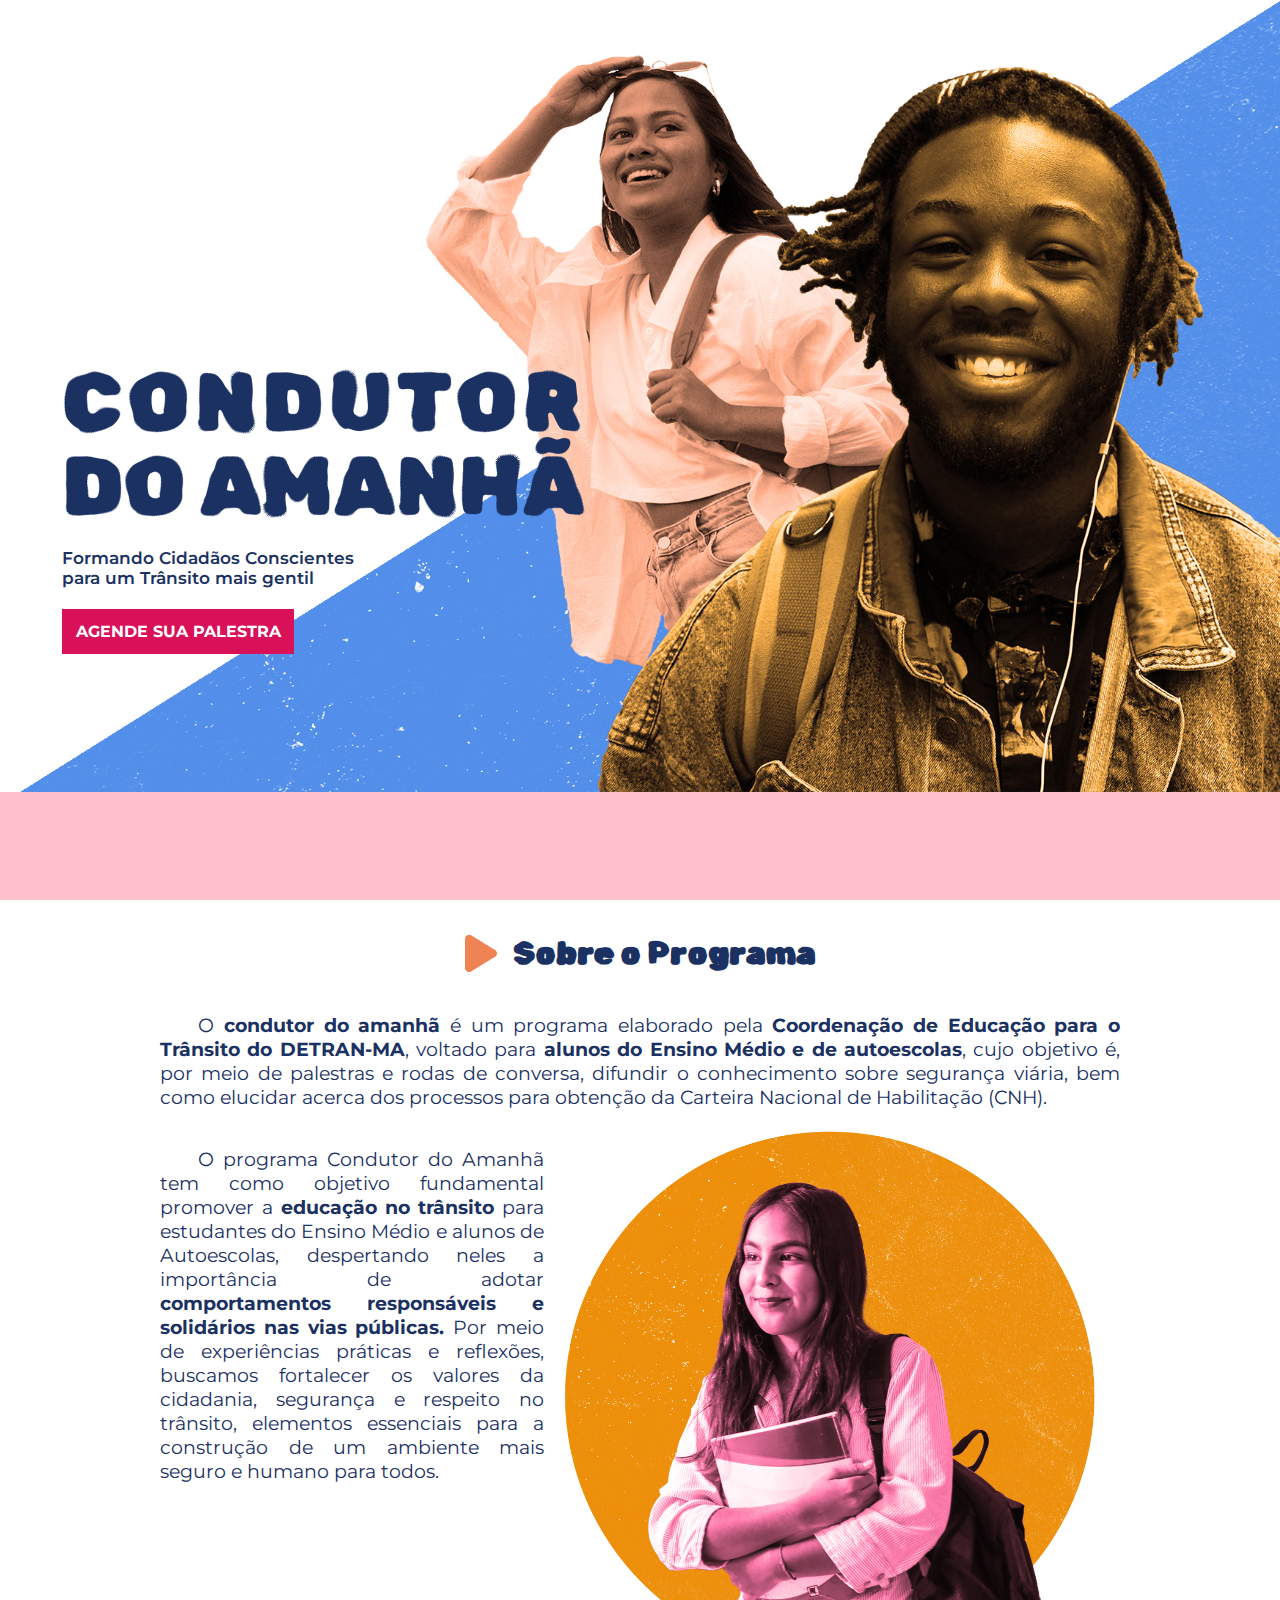
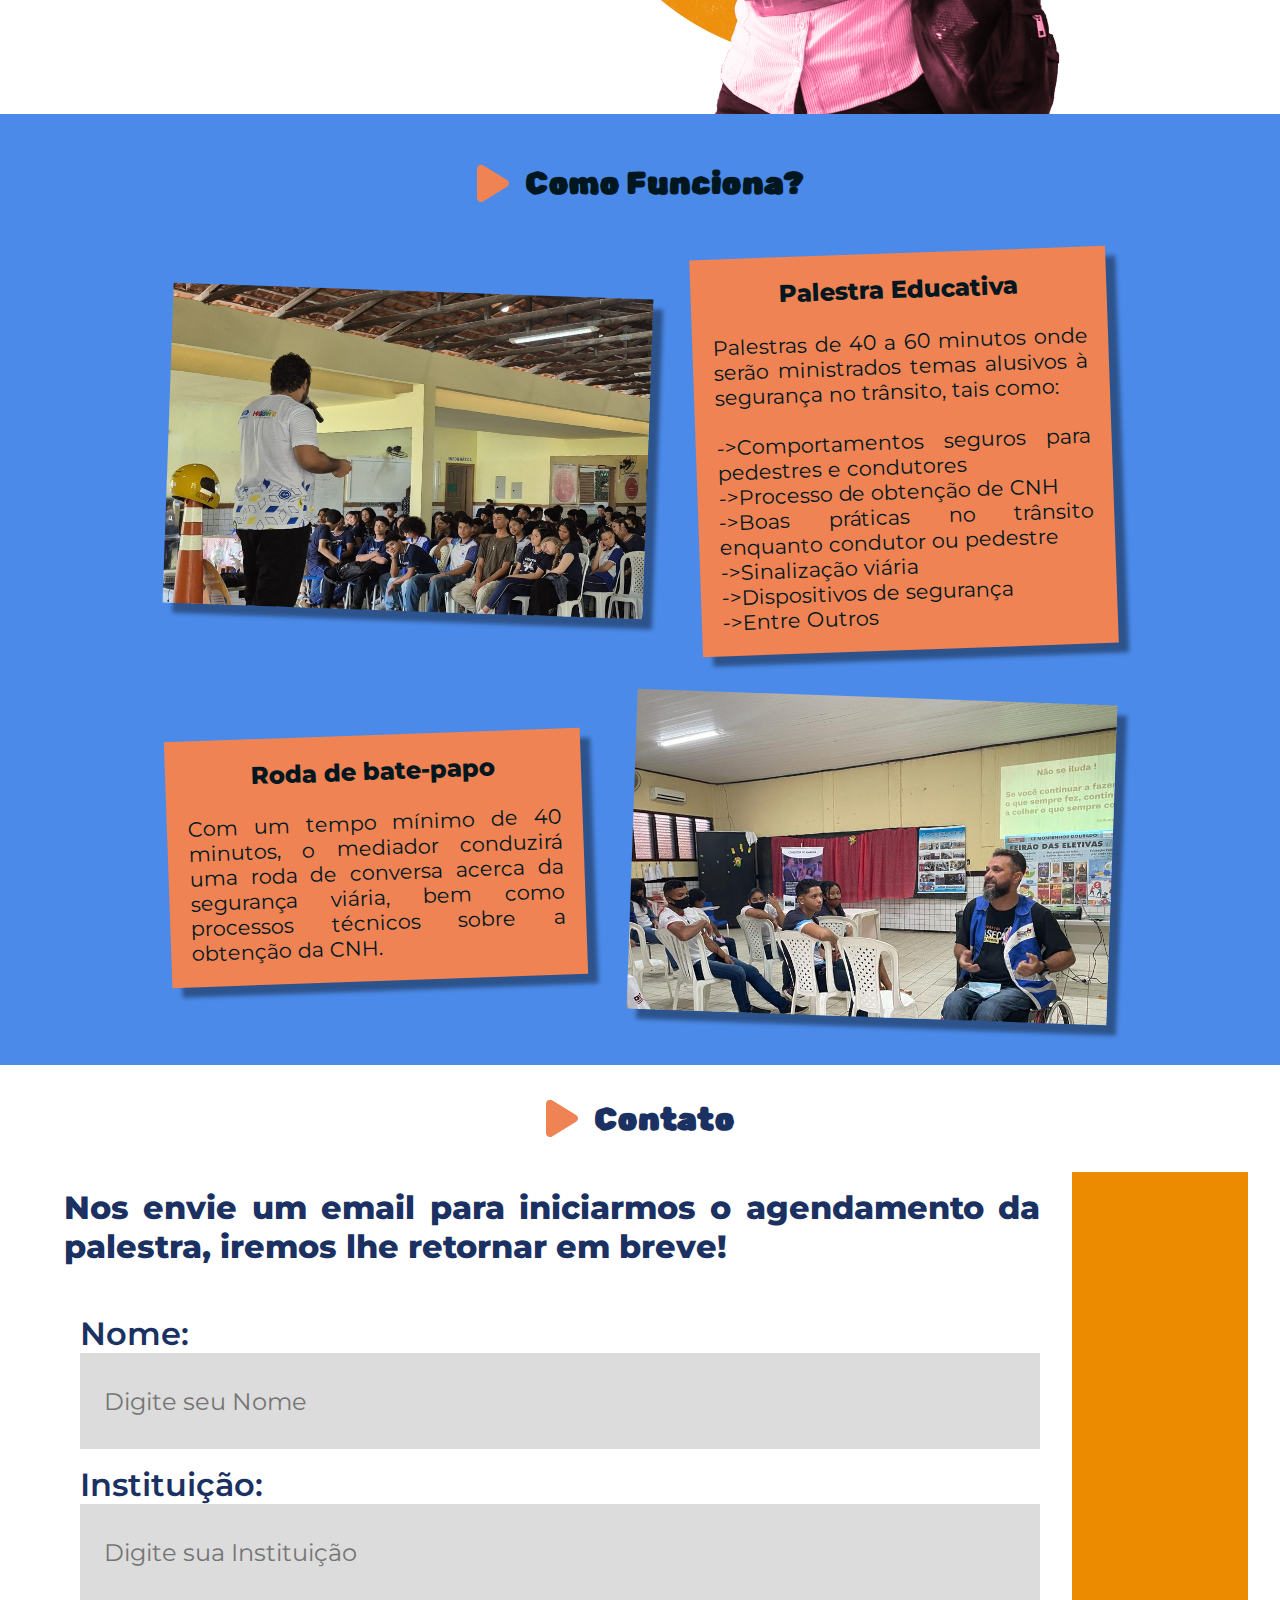
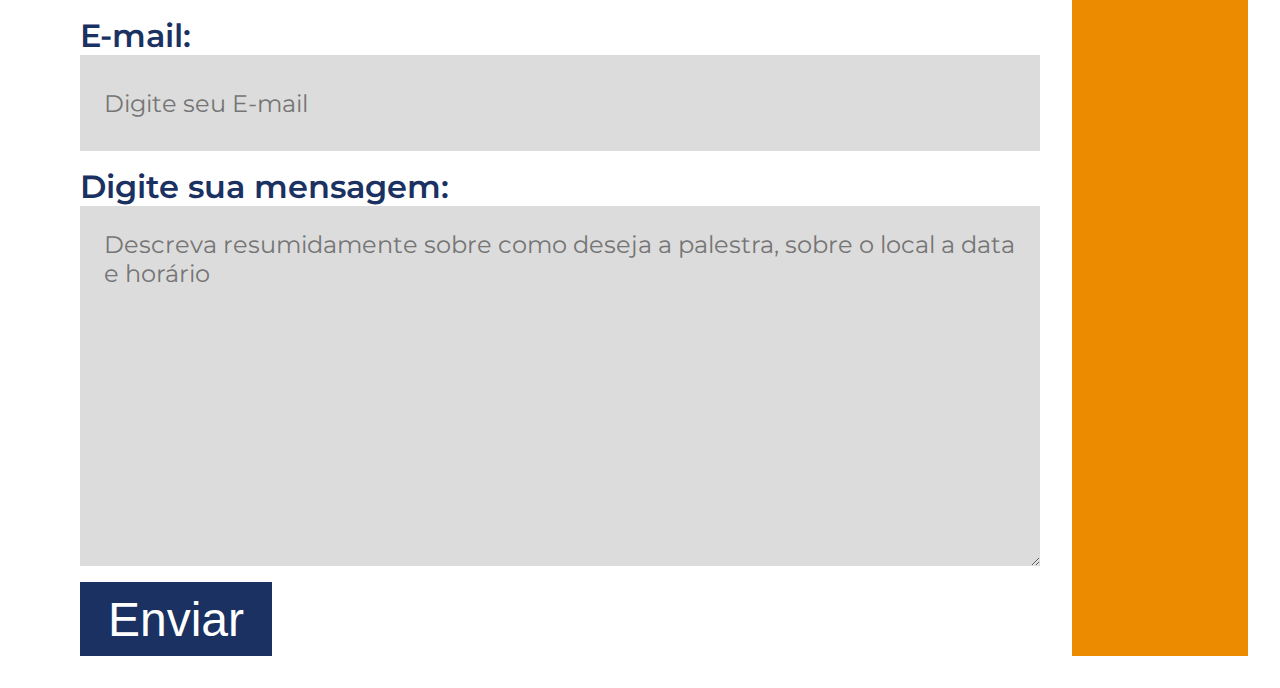
<file: index.html>
<!DOCTYPE html>
<html lang="en">
<head>
    <meta charset="UTF-8">
    <meta name="viewport" content="width=device-width, initial-scale=1.0">
    
    <!--STYLES-->
    <link rel="stylesheet" href="styles/style.css" type="text/css">
    <link rel="stylesheet" href="styles/headings.css" type="text/css">
    <link rel="stylesheet" href="styles/hero.css" type="text/css">
    <link rel="stylesheet" href="styles/sobre.css" type="text/css">
    <link rel="stylesheet" href="styles/comoFunciona.css" type="text/css">
    <link rel="stylesheet" href="styles/contato.css" type="text/css">
    
    <!--favicon aqui FALTA COLOCAR-->
    <title>Condutor do Amanhã - Coordenadoria de Educação para o Trânsito - Detran-MA</title>
</head>

<body>

    <!--HERO-->
    <section id="hero">
         <div id="title-hero">
            <h1 id="condutor" class="headings uppercase">Condutor</h1>
            <h1 id="do-amanha" class="headings uppercase">do Amanhã</h1>
            <h3 id="sub-titulo">Formando Cidadãos Conscientes para um Trânsito mais gentil</h3>
            <button class="cta-button"><a href="#contato">Agende sua palestra</a></button><!--CTA-->
        </div>
    </section>

    <!--Sobre o programa-->
    <section id="sobre">
        <div class="heading-section">
            <svg class="heading-icon" xmlns="http://www.w3.org/2000/svg" viewBox="0 0 384 512"><path fill="#EF8354" d="M73 39c-14.8-9.1-33.4-9.4-48.5-.9S0 62.6 0 80L0 432c0 17.4 9.4 33.4 24.5 41.9s33.7 8.1 48.5-.9L361 297c14.3-8.7 23-24.2 23-41s-8.7-32.2-23-41L73 39z"/></svg>
            <h2>Sobre o Programa</h2>
        </div>
        
        <div id="sobre-primeiro-container">
            <p class="paragraph">O <b>condutor do amanhã</b> é um programa elaborado pela <b>Coordenação de Educação para o Trânsito do DETRAN-MA</b>, voltado para <b>alunos do Ensino Médio e de autoescolas</b>, cujo objetivo é, por meio de palestras e rodas de conversa, difundir o conhecimento sobre segurança viária, bem como elucidar acerca dos processos para obtenção da Carteira Nacional de Habilitação (CNH).</p>
        </div>

        <div id="sobre-segundo-container">
            <div id="sobre-p2">
                <p class="paragraph">O programa Condutor do Amanhã tem como objetivo fundamental promover a <b>educação no trânsito</b> para estudantes do Ensino Médio e alunos de Autoescolas, despertando neles a importância de adotar <b>comportamentos responsáveis e solidários nas vias públicas.</b> Por meio de experiências práticas e reflexões, buscamos fortalecer os valores da cidadania, segurança e respeito no trânsito, elementos essenciais para a construção de um ambiente mais seguro e humano para todos.</p>
            </div>

            <img src="img/menina-sobre.jpg" id="img-sobre" alt="">
        </div>
    </section>

    <!--Como funciona-->
    <section id="como-funciona">
        <div class="heading-section">
            <svg class="heading-icon" xmlns="http://www.w3.org/2000/svg" viewBox="0 0 384 512"><path fill="#EF8354" d="M73 39c-14.8-9.1-33.4-9.4-48.5-.9S0 62.6 0 80L0 432c0 17.4 9.4 33.4 24.5 41.9s33.7 8.1 48.5-.9L361 297c14.3-8.7 23-24.2 23-41s-8.7-32.2-23-41L73 39z"/></svg>
            <h2>Como Funciona?</h2>
        </div>

        <div class="box-modalidades">
            <div id="img-palestra">
                <!-- Imagem pelo CSS -> comoFunciona.css -->
            </div>
            <div class="post-it-style paragraph">
                <h3>Palestra Educativa</h3><br>
                <p>Palestras de 40 a 60 minutos onde serão ministrados temas alusivos à segurança no trânsito, tais como:</p><br>
                <p>->Comportamentos seguros para pedestres e condutores</p>
                <p>->Processo de obtenção de CNH</p>
                <p>->Boas práticas no trânsito enquanto condutor ou pedestre</p>
                <p>->Sinalização viária</p>
                <p>->Dispositivos de segurança</p>
                <p>->Entre Outros</p>
            </div>
        </div>

        <div class="box-modalidades">
            <div class="post-it-style">
                <h3>Roda de bate-papo</h3><br>
                <p class="paragraph">Com um tempo mínimo de 40 minutos, o mediador conduzirá uma roda de conversa acerca da segurança viária, bem como processos técnicos sobre a obtenção da CNH.</p>
            </div>
            <div id="img-bate-papo">
                <!--Imagem pelo CSS -> comoFunciona.css -->
            </div>
        </div>
    </section>

    <!--Contato-->
    <section id="contato">
        
        <div id="contato-header">
            <div class="heading-section">
                <svg class="heading-icon" xmlns="http://www.w3.org/2000/svg" viewBox="0 0 384 512"><path fill="#EF8354" d="M73 39c-14.8-9.1-33.4-9.4-48.5-.9S0 62.6 0 80L0 432c0 17.4 9.4 33.4 24.5 41.9s33.7 8.1 48.5-.9L361 297c14.3-8.7 23-24.2 23-41s-8.7-32.2-23-41L73 39z"/></svg>
                <h2>Contato</h2>
            </div>
        </div>

        <div id="contato-body">
            <form action="">
                <h3>Nos envie um email para iniciarmos o agendamento da palestra, iremos lhe retornar em breve!</h3>

                <div>
                    <label>Nome:</label>
                    <input type="text" class="input-padrao" placeholder="Digite seu Nome">
                </div>

                <div>
                    <label>Instituição:</label>
                    <input type="text" class="input-padrao" placeholder="Digite sua Instituição">
                </div>
                
                <div>
                    <label>E-mail:</label>
                    <input type="email" class="input-padrao" placeholder="Digite seu E-mail">
                </div>
                
                <div>
                    <label>Digite sua mensagem:</label>
                    <textarea id="input-msg" rows="4" cols="50" placeholder="Descreva resumidamente sobre como deseja a palestra, sobre o local a data e horário"></textarea>
                </div>
                
                <div>
                    <button>Enviar</button>
                </div>
            </form>

            <div id="img-form"></div>
        </div>
    </section>


    <!--NÃO ESQUECER DO FOOTER-->
</body>
</html>
</file>
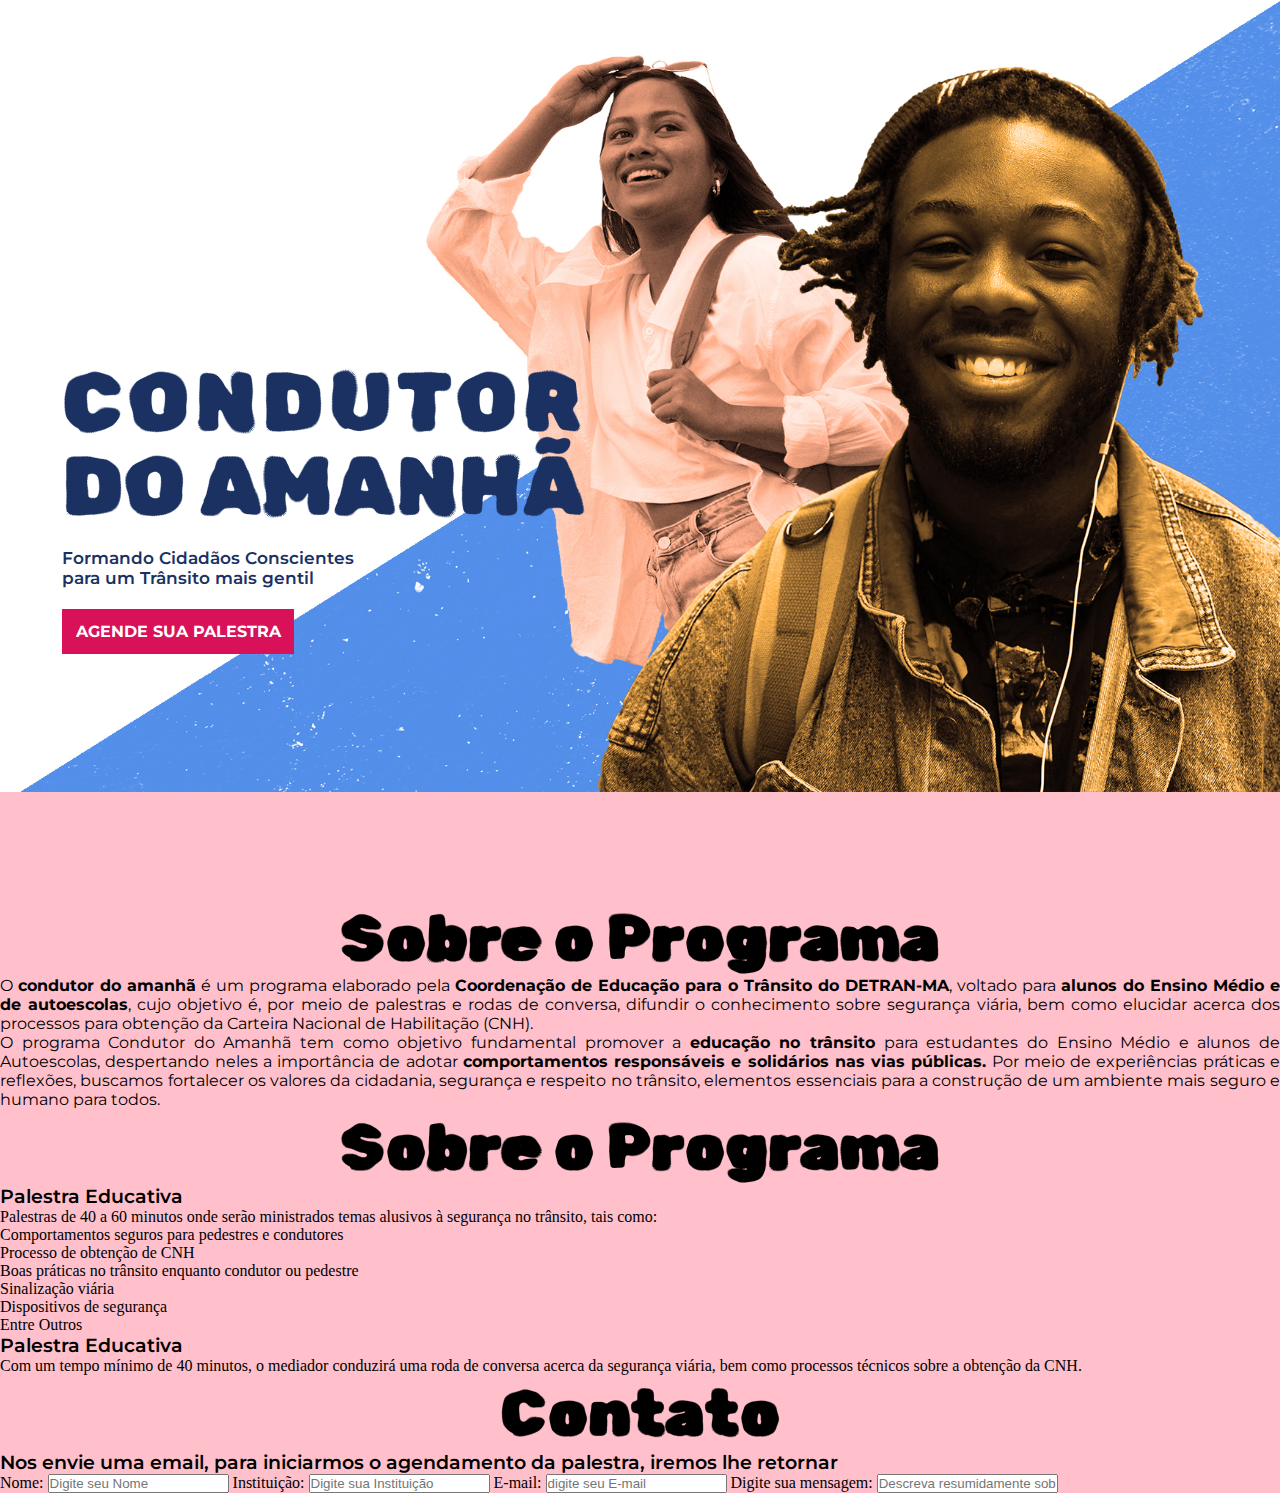
<file: index copy.html>
<!DOCTYPE html>
<html lang="en">
<head>
    <meta charset="UTF-8">
    <meta name="viewport" content="width=device-width, initial-scale=1.0">
    
    <!--STYLES-->
    <link rel="stylesheet" href="styles/style.css" type="text/css">
    <link rel="stylesheet" href="styles/hero.css" type="text/css">
    
    <!--favicon aqui FALTA COLOCAR-->
    <title>Condutor do Amanhã - Coordenadoria de Educação para o Trânsito - Detran-MA</title>
</head>

<body>
    <section id="hero">
         <div id="title-hero">
            <h1 id="condutor" class="headings uppercase">Condutor</h1>
            <h1 id="do-amanha" class="headings uppercase">do Amanhã</h1>
            <h3 id="sub-titulo">Formando Cidadãos Conscientes para um Trânsito mais gentil</h3>
            <button class="cta-button"><a href="#contato">Agende sua palestra</a></button><!--CTA-->
        </div>
    </section>

    <!--Sobre nós-->
    <section id="sobre">
        <div class="heading-section">
            <!--icon de setinha-->
            <h2>Sobre o Programa</h2>
        </div>
        
        <div id="sobre-p1">
            <p class="paragraph">O <b>condutor do amanhã</b> é um programa elaborado pela <b>Coordenação de Educação para o Trânsito do DETRAN-MA</b>, voltado para <b>alunos do Ensino Médio e de autoescolas</b>, cujo objetivo é, por meio de palestras e rodas de conversa, difundir o conhecimento sobre segurança viária, bem como elucidar acerca dos processos para obtenção da Carteira Nacional de Habilitação (CNH).</p>
        </div>

        <div id="sobre-p2">
            <p class="paragraph">O programa Condutor do Amanhã tem como objetivo fundamental promover a <b>educação no trânsito</b> para estudantes do Ensino Médio e alunos de Autoescolas, despertando neles a importância de adotar <b>comportamentos responsáveis e solidários nas vias públicas.</b> Por meio de experiências práticas e reflexões, buscamos fortalecer os valores da cidadania, segurança e respeito no trânsito, elementos essenciais para a construção de um ambiente mais seguro e humano para todos.</p>
    </section>

    <!--Como funciona-->
    <section id="como-funciona">
        <div class="heading-section">
            <!--icon de setinha-->
            <h2>Sobre o Programa</h2>
        </div>

        <div>
            <div></div>

            <div class="post-it-style">
                <h3> Palestra Educativa</h3>
                <p>Palestras de 40 a 60 minutos onde serão ministrados temas alusivos à segurança no trânsito, tais como:</p>
                <ul>
                    <li>Comportamentos seguros para pedestres e condutores</li>
                    <li>Processo de obtenção de CNH</li>
                    <li>Boas práticas no trânsito enquanto condutor ou pedestre</li>
                    <li>Sinalização viária</li>
                    <li>Dispositivos de segurança</li>
                    <li>Entre Outros</li>
                </ul>
            </div>
        </div>

        <div>
            <div class="post-it-style">
                <h3> Palestra Educativa</h3>
                <p>Com um tempo mínimo de 40 minutos, o mediador conduzirá uma roda de conversa acerca da segurança viária, bem como processos técnicos sobre a obtenção da CNH.</p>
            </div>

            <div></div>
        </div>
    </section>

    <!--Galeria implementar depois, aqui pode ser com javascript-->

    <!--Contato-->
    <section id="contato">
        
        <div>
            <div>
                <div class="heading-section">
                    <!--setinha-->
                    <h2>Contato</h2>
                </div>
                <h3>Nos envie uma email, para iniciarmos o agendamento da palestra, iremos lhe retornar</h3>
            </div>
            <form action="">
                <label>Nome:</label>
                <input type="text" placeholder="Digite seu Nome">

                <label>Instituição:</label>
                <input type="text" placeholder="Digite sua Instituição">

                <label>E-mail:</label>
                <input type="email" placeholder="digite seu E-mail">
                
                <label>Digite sua mensagem:</label>
                <input type="text" placeholder="Descreva resumidamente sobre como deseja a palestra, sobre o local a data e horário">
                
            </form>
            <div id="img-form"></div>
        </div>
    </section>
</body>
</html>
</file>
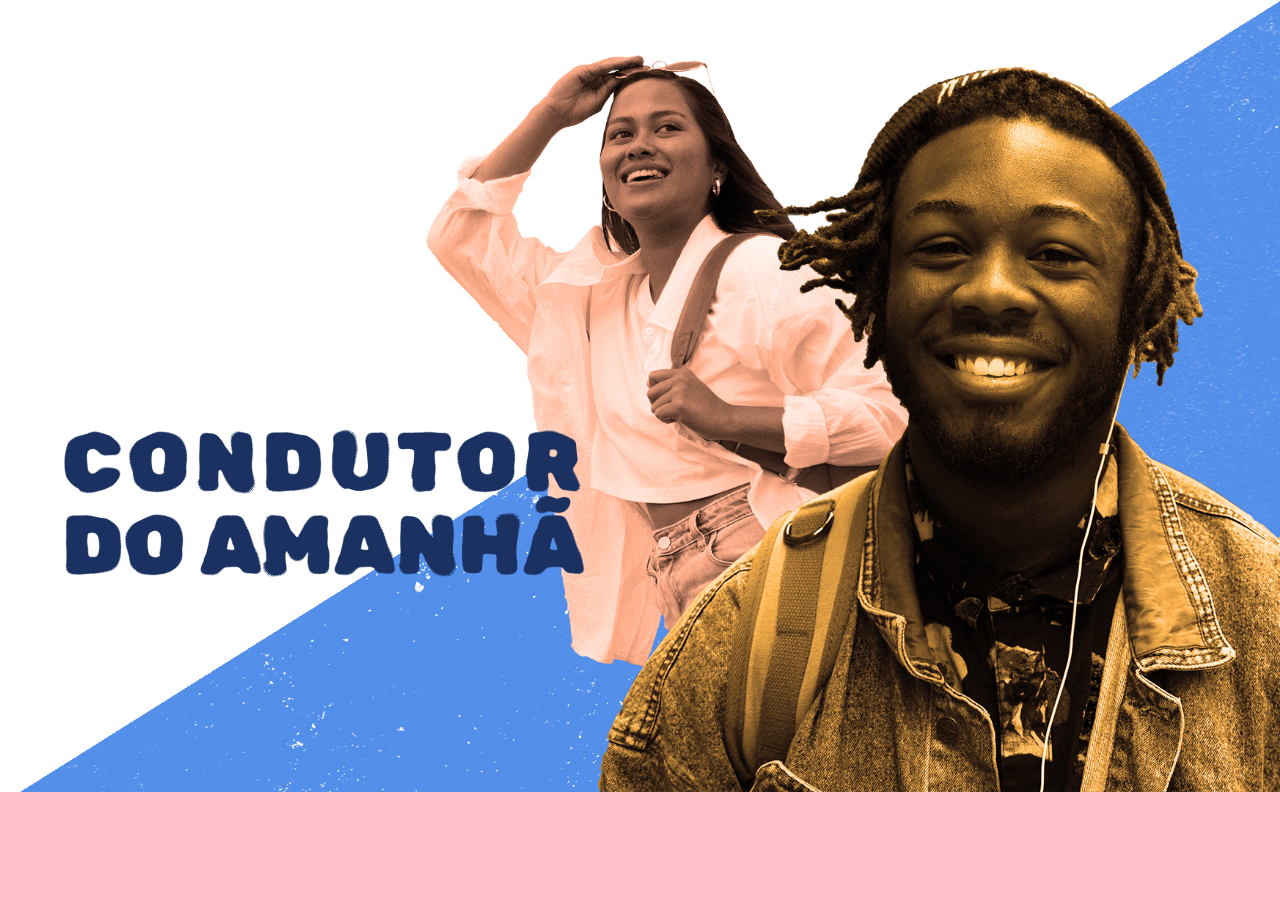
<file: indexOld.html>
<!DOCTYPE html>
<html lang="pt-br">
<head>
    <meta charset="UTF-8">
    <meta name="viewport" content="width=device-width, initial-scale=1.0">
    <!--STYLES-->
    <link rel="stylesheet" href="styles/style.css" type="text/css">
    <link rel="stylesheet" href="styles/hero.css" type="text/css">
    <link rel="stylesheet" href="styles/sobre.css" type="text/css">

    <!--favicon aqui FALTA COLOCAR-->
    <title>Condutor do Amanhã - Coordenadoria de Educação para o Trânsito - Detran-MA</title>
</head>
<body>
    <!--NAV-BAR fazer depois-->
    
    <!--hero-->
    <section id="hero">

        <div id="title-hero">
            <h1 id="titulo" class="headings uppercase">Condutor</h1>
            <h1 id="titulo" class="headings uppercase">do Amanhã</h1>
            <!--<h3 id="sub-titulo">Formando Cidadãos Conscientes para um Trânsito mais gentil</h3>-->
        </div>
        
    </section>

    <!--SOBRE
    <section id="sobre">
        <div id="sobre-title">
            <img src="img/icons/play-orange.svg" class="play-icon" alt=""> <!--acessibilidade aqui
            <h2 class="headings">Sobre o programa</h2>
        </div>

        <div id="sobre-p1">
            <p class="paragraph">O <b>condutor do amanhã</b> é um programa elaborado pela <b>Coordenação de Educação para o Trânsito do DETRAN-MA</b>, voltado para <b>alunos do Ensino Médio e de autoescolas</b>, cujo objetivo é, por meio de palestras e rodas de conversa, difundir o conhecimento sobre segurança viária, bem como elucidar acerca dos processos para obtenção da Carteira Nacional de Habilitação (CNH).</p>
        </div>

        <div id="sobre-p2">
            <p class="paragraph">O programa Condutor do Amanhã tem como objetivo fundamental promover a <b>educação no trânsito</b> para estudantes do Ensino Médio e alunos de Autoescolas, despertando neles a importância de adotar <b>comportamentos responsáveis e solidários nas vias públicas.</b> Por meio de experiências práticas e reflexões, buscamos fortalecer os valores da cidadania, segurança e respeito no trânsito, elementos essenciais para a construção de um ambiente mais seguro e humano para todos.</p>
        
            <img src="img/menina-sobre.jpg" alt=""> <!--acessibilidade aqui
        </div>

    </section>

    <!--form-->
    <!--footer-->
</body>
</html>
</file>
<file: styles/style.css>
@charset "UTF-8";
@import url('https://fonts.googleapis.com/css2?family=Montserrat:ital,wght@0,100..900;1,100..900&family=Rubik+Spray+Paint&display=swap');

*{
    margin:0;
    padding:0;
    box-sizing: border-box;
}

body{
    background-color: pink;
}


/*ROOT PALETA*/
:root{
    --blue:#4B8AE9;
    --dark-blue:#1A3162;
    --orange:#EF8354;
    --magenta:#D81159;
    --mustard: #EC8A00;
    --rich-black: #00171F;
    --white: #FFFFFF;

    /*fins de teste*/
    --primary-test:#1a1ed8;
}

/*ALGUMAS CLASSES*/
.pointer{
    cursor:pointer;
}

.hide{
    display:none;
}
.uppercase{
    text-transform: uppercase;
}

h1,h2{
    font-family: "Rubik Spray Paint", system-ui;
    font-weight: 400;
}

h3{
    font-family: "Montserrat", sans-serif;
    font-weight: 600;
}

.paragraph{
    font-family: "Montserrat", sans-serif;
    font-weight: 400;
    text-align: justify;
}

.paragraph-bold{
    font-family: "Montserrat", sans-serif;
    font-weight: 700;
}

/*design titulos com icone de setinha*/
.heading-section{
    display: flex;
    flex-direction: row;
    justify-content: center;
    align-items: center;

}

.heading-section h2{
    font-size:4em;
}
</file>
<file: styles/headings.css>
/*design titulos com icone de setinha*/
/*cuida apenas da div de titulos das seções*/

.heading-section{
    display: flex;
    flex-direction: row;
    justify-content: center;
    align-items: center;

    gap:1em;

}
.heading-icon{
    width:4em;
}

.heading-section h2{
    font-size:4em;
}

/*RESPONSIVO*/

/*== 2330 px ==*/
@media (max-width:2330px) and (min-width:2101px){
    .heading-icon{
        width:3.5em;
    }

    .heading-section h2{
        font-size:3.5em;
    }
}

/*==  2100 px ==*/
@media (max-width:2100px) and (min-width:1801px){    
    .heading-icon{
        width:3em;
    }

    .heading-section h2{
        font-size:3em;
    }
}

/*==  1800 px ==*/
@media (max-width:1800px) and (min-width:1601px){
    .heading-icon{
        width:2.5em;
    }

    .heading-section h2{
        font-size:2.5em;
    }
}

/*==  1600 px ==*/
@media (max-width:1600px) and (min-width:1301px){
    .heading-icon{
        width:2.3em;
    }

    .heading-section h2{
        font-size:2.3em;
    }
}

/*===1300px ===*/
@media (max-width:1300px) and (min-width:1101px){
    .heading-icon{
        width:2em;
    }

    .heading-section h2{
        font-size:2em;
    }
}

/*===1100px ===*/
@media (max-width:1100px) and (min-width:1001px){
  .heading-icon{
        width:1.7em;
    }

    .heading-section h2{
        font-size:1.7em;
    }
}

/*===1000px ===*/
@media (max-width:1000px) and (min-width:901px){
    .heading-icon{
        width:1.5em;
    }

    .heading-section h2{
        font-size:1.5em;
    }
}

/*===900px ===*/
@media (max-width:900px) and (min-width:781px){
    .heading-icon{
        width:1.3em;
    }

    .heading-section h2{
        font-size:1.3em;
    }
}

/*===780px ===*/
@media (max-width:780px) and (min-width:651px){
    .heading-icon{
        width:1.3em;
    }

    .heading-section h2{
        font-size:1.3em;
    }
}

/*===650px ===*/
@media (max-width:650px) and (min-width:601px){
    .heading-icon{
        width:1.2em;
    }

    .heading-section h2{
        font-size:1.2em;
    }
}

/*===600px ===*/
@media (max-width:600px) and (min-width:501px){
    .heading-icon{
        width:1em;
    }

    .heading-section h2{
        font-size:1em;
    }
}

/*===500px ===*/
@media (max-width:500px) and (min-width:426px){
    .heading-icon{
        width:0.8em;
    }

    .heading-section h2{
        font-size:0.8em;
    }
}

/*===425px ===*/
@media (max-width:425px) and (min-width:376px){
    .heading-icon{
        width:0.8em;
    }

    .heading-section h2{
        font-size:0.8em;
    }
}


/*===375px ===*/
@media (max-width:375px) and (min-width:321px){
    .heading-icon{
        width:0.8em;
    }

    .heading-section h2{
        font-size:0.8em;
    }
}

/*===320px ===*/
@media (max-width:320px){
    .heading-icon{
        width:0.8em;
    }

    .heading-section h2{
        font-size:0.8em;
    }
}
</file>
<file: styles/hero.css>
#hero{   
    background-image: url("../img/hero-temp2.jpg");
    background-size:120%;
    background-repeat: no-repeat;
    background-position: 30% 0%;
    
    width: 100%;
    height: 100vh;

    display: flex;
    flex-direction: row;
    justify-content: start;
    align-items: center;

    overflow-x: hidden;
}

#title-hero{
    margin-left:2em;
    margin-top:3em;
    color:var(--dark-blue);

    font-size:5em;

}

#title-hero h1:first-child{
    letter-spacing: 0.06em;
    line-height: 0.8em;
}

#sub-titulo{
    margin-top:1em;
    margin-bottom: 1em;
    font-size:0.4em;
    width:60%;
    color: var(--dark-blue);
}

/*CTA BUTTON*/
.cta-button{
    width:auto;
    height:auto;

    padding:2em;

    background-color: var(--magenta);
    border: none;
}

.cta-button:hover{
    margin-left:1em;
    transition: 0.7s;
}

.cta-button a{
    font-family: "Montserrat", sans-serif;
    font-weight: 700;

    color: var(--white);

    font-size: 2em;
    text-decoration: none;
    text-transform: uppercase;
}

/*RESPONSIVO*/

/*== 2330 px ==*/
@media (max-width:2330px) and (min-width:2101px){
    
    #hero{
        background-size:120%;
        background-position: 40% 0%;
    }
    #title-hero{
        font-size: 4.5em;
    }
} 

/*==  2100 px ==*/
@media (max-width:2100px) and (min-width:1801px){    
    #hero{
        background-size:130%;
        background-position: 40% 0%;
    }
    #title-hero{
        font-size:4em;
    }
}

/*==  1800 px ==*/
@media (max-width:1800px) and (min-width:1601px){
    #hero{
        background-size:120%;
        background-position: 60% 0%;
    }
    #title-hero{
        margin-left:1.5em;
        font-size:3.5em;
    }

    #sub-titulo{
        margin-top:1em;
        margin-bottom: 1em;
        font-size:0.4em;
        width:60%;
        color: var(--dark-blue);
    }

    .cta-button{
        padding:1.5em;
    }

    .cta-button a{
        font-size: 1.5em;
    }
}


/*==  1600 px ==*/
@media (max-width:1600px) and (min-width:1301px){
    #hero{ 
        background-size:120%;
        background-position: 45% 0%;
    }

    #title-hero{
        margin-left:1.5em;
        font-size:3em;
    }

    #sub-titulo{
        margin-top:0.7em;
        margin-bottom: 0.7em;
        font-size:0.4em;
    }

    .cta-button{
        padding:1em;
    }

    .cta-button a{
        font-size: 1.2em;
    }
}

/*===1300px ===*/
@media (max-width:1300px) and (min-width:1101px){
    #hero{ 
        background-size:110%;
        background-position: 45% 0%;
    }

    #title-hero{
        margin-left:1.5em;
        font-size:2.6em;
    }

    #sub-titulo{
        margin-top:0.7em;
        margin-bottom: 0.7em;
        font-size:0.4em;
    }

    .cta-button{
        padding:1em;
    }

    .cta-button a{
        font-size: 1.2em;
    }
}

/*===1100px ===*/
@media (max-width:1100px) and (min-width:1001px){
    #hero{ 
        background-size:120%;
        background-position: 45% 0%;
    }

    #title-hero{
        margin-left:1.5em;
        font-size:2.4em;
    }

    #sub-titulo{
        margin-top:0.5em;
        margin-bottom: 0.5em;
        font-size:0.4em;
    }

    .cta-button{
        padding:0.7em;
    }

    .cta-button:hover{
        margin-left:0.7em;
    }

    .cta-button a{
        font-size: 1em;
    }
}

/*===1000px ===*/
@media (max-width:1000px) and (min-width:901px){
    #hero{ 
        background-size:130%;
        background-position: 45% 0%;
    }

    #title-hero{
        margin-left:1.5em;
        margin-top:5em;

        font-size:2.2em;   
    }

    #sub-titulo{
        margin-top:0.3em;
        margin-bottom: 0.3em;
        font-size:0.4em;
    }

    .cta-button{
        padding:0.7em;
    }

    .cta-button:hover{
        margin-left:0.7em;
    }

    .cta-button a{
        font-size: 1em;
    }
}

/*===900px ===*/
@media (max-width:900px) and (min-width:781px){
    #hero{ 
        height: 80vh;
        background-size:120%;
        background-position: 30% 0%;
    }

    #title-hero{
        margin-left:1.5em;
        margin-top:4em;

        font-size:2.2em;   
    }

    #sub-titulo{
        margin-top:0.3em;
        margin-bottom: 0.3em;
        font-size:0.4em;
    }

    .cta-button{
        padding:0.7em;
    }

    .cta-button:hover{
        margin-left:0.7em;
    }

    .cta-button a{
        font-size: 1em;
    }
}

/*===780px ===*/
@media (max-width:780px) and (min-width:651px){
    #hero{ 
        /*muda a imagem*/
        background-image: url("../img/tablet-hero.jpg");
        background-size:180%;
        background-position: 80% 0%;
    }

    #title-hero{
        margin-left:1em;
        margin-top:2em;

        font-size:2em;   
    }

    #sub-titulo{
        margin-top:0.3em;
        margin-bottom: 0.3em;
        font-size:0.4em;
    }

    .cta-button{
        padding:0.7em;
    }

    .cta-button:hover{
        margin-left:0.7em;
    }

    .cta-button a{
        font-size: 0.8em;
    }
}

/*===650px ===*/
@media (max-width:650px) and (min-width:601px){
    #hero{ 
        height:90vh;
        /*muda a imagem*/
        background-image: url("../img/tablet-hero.jpg");
        background-size:180%;
        background-position: 80% 0%;
    }

    #title-hero{
        margin-left:1em;
        margin-top:2em;

        font-size:1.8em;   
    }

    #sub-titulo{
        margin-top:0.3em;
        margin-bottom: 0.3em;
        font-size:0.4em;
    }

    .cta-button{
        padding:0.7em;
    }

    .cta-button:hover{
        margin-left:0.7em;
    }

    .cta-button a{
        font-size: 0.8em;
    }
}

/*===600px ===*/
@media (max-width:600px) and (min-width:501px){
    #hero{ 
        height:70vh;
        /*muda a imagem*/
        background-image: url("../img/mobile-hero.jpg");
        background-size:180%;
        background-position: 10% 0%;

        display: flex;
        flex-direction: row;
        justify-content: center;
        align-items: center;
    }

    #title-hero{
        margin:0;


        display: flex;
        flex-direction: column;
        justify-content: center;
        align-items: center;

        font-size:2.8em;
    }

    #sub-titulo{
        margin-top:0.3em;
        margin-bottom: 1em;
        font-size:0.4em;

        width:70%;
    }

    .cta-button{
        padding:0.3em;

        width:200px;
        height: 30px;
    }

    .cta-button:hover{
        margin-left:0.4em;
    }

    .cta-button a{
        font-size:1em;
    }
}

/*===500px ===*/
@media (max-width:500px) and (min-width:426px){
    #hero{ 
        height:70vh;
        /*muda a imagem*/
        background-image: url("../img/mobile-hero.jpg");
        background-size:200%;
        background-position: 10% 0%;

        display: flex;
        flex-direction: row;
        justify-content: center;
        align-items: center;
    }

    #title-hero{
        margin:0;

        display: flex;
        flex-direction: column;
        justify-content: center;
        align-items: center;

        font-size:2.3em;
    }

    #sub-titulo{
        margin-top:0.3em;
        margin-bottom: 1em;
        font-size:0.4em;

        width:70%;
    }

    .cta-button{
        padding:0.3em;

        width:200px;
        height: 30px;
    }

    .cta-button:hover{
        margin-left:0.4em;
    }

    .cta-button a{
        font-size:1em;
    }
}

/*===425px ===*/
@media (max-width:425px) and (min-width:376px){
    #hero{ 
        height:70vh;
        /*muda a imagem*/
        background-image: url("../img/mobile-hero.jpg");
        background-size:220%;
        background-position: 10% 0%;

        display: flex;
        flex-direction: row;
        justify-content: center;
        align-items: center;
    }

    #title-hero{
        margin:0;

        display: flex;
        flex-direction: column;
        justify-content: center;
        align-items: center;

        font-size:2em;
    }

    #sub-titulo{
        margin-top:0.3em;
        margin-bottom: 1em;
        font-size:0.4em;

        width:70%;
    }

    .cta-button{
        padding:0.3em;

        width:200px;
        height: 30px;
    }

    .cta-button:hover{
        margin-left:0.4em;
    }

    .cta-button a{
        font-size:1em;
    }
}

/*===375px ===*/
@media (max-width:375px) and (min-width:321px){
    #hero{ 
        height:60vh;
        /*muda a imagem*/
        background-image: url("../img/mobile-hero.jpg");
        background-size:220%;
        background-position: 10% 0%;

        display: flex;
        flex-direction: row;
        justify-content: center;
        align-items: center;
    }

    #title-hero{
        margin:0;

        display: flex;
        flex-direction: column;
        justify-content: center;
        align-items: center;

        font-size:1.5em;
    }

    #sub-titulo{
        margin-top:0.3em;
        margin-bottom: 1em;
        font-size:0.35em;

        width:70%;
    }

    .cta-button{
        padding:0.3em;

        width:140px;
        height: 30px;
    }

    .cta-button:hover{
        margin-left:0.2em;
    }

    .cta-button a{
        font-size:0.7em;
    }
}

/*===320px ===*/
@media (max-width:320px){
    #hero{ 
        height:55vh;
        /*muda a imagem*/
        background-image: url("../img/mobile-hero.jpg");
        background-size:250%;
        background-position: 10% 0%;

        display: flex;
        flex-direction: row;
        justify-content: center;
        align-items: center;
    }

    #title-hero{
        margin:0;

        display: flex;
        flex-direction: column;
        justify-content: center;
        align-items: center;

        font-size:1.5em;
    }

    #sub-titulo{
        margin-top:0.3em;
        margin-bottom: 1em;
        font-size:0.35em;

        width:70%;
    }

    .cta-button{
        padding:0.3em;

        width:140px;
        height: 30px;
    }

    .cta-button:hover{
        margin-left:0.2em;
    }

    .cta-button a{
        font-size:0.7em;
    }
}
</file>
<file: styles/sobre.css>
#sobre{
    background-color: var(--white);
    color: var(--dark-blue);

    display: flex;
    flex-direction: column;
    justify-content: center;
    align-items: center;

    width:100%;
    height: auto;

    padding: 4em 12em 0 12em;
}

/*parece gambiarra, mas tem de ser desse jeito para ficar bonito*/
#sobre-primeiro-container, #sobre-segundo-container{
    font-size:3em;
    text-indent: 2em;
}

#sobre-primeiro-container p, #sobre-segundo-container p{
    padding-top:2em;
}

#sobre-segundo-container p{
    padding-bottom:1em;
}

#sobre-segundo-container{
    display: flex;
    flex-direction: row;
}

#img-sobre{
    width:60%;
    object-fit: cover;
}

/*RESPONSIVO*/

/*== 2330 px ==*/
@media (max-width:2330px) and (min-width:2101px){
    #sobre-primeiro-container, #sobre-segundo-container{
        font-size:2.5em;
    }
}

/*==  2100 px ==*/
@media (max-width:2100px) and (min-width:1801px){    
    #sobre-primeiro-container, #sobre-segundo-container{
        font-size:2em;
    }
}
/*==  1800 px ==*/
@media (max-width:1800px) and (min-width:1601px){
    #sobre-primeiro-container, #sobre-segundo-container{
        font-size:1.5em;
    }
}

/*==  1600 px ==*/
@media (max-width:1600px) and (min-width:1301px){
    #sobre-primeiro-container, #sobre-segundo-container{
        font-size:1.5em;
    }
}

/*===1300px ===*/
@media (max-width:1300px) and (min-width:1101px){
    #sobre{
        padding: 2em 10em 0 10em;
    }
    #sobre-primeiro-container, #sobre-segundo-container{
        font-size:1.2em;
    }
}

/*===1100px ===*/
@media (max-width:1100px) and (min-width:1001px){
    #sobre{
        padding: 2em 10em 0 10em;
    }
    #sobre-primeiro-container, #sobre-segundo-container{
        font-size:1em;
    }
    #img-sobre{
        width:55%;
    }
}

/*===1000px ===*/
@media (max-width:1000px) and (min-width:901px){
    #sobre{
        padding: 1.5em 9em 0 9em;
    }
    #sobre-primeiro-container, #sobre-segundo-container{
        font-size:1em;
    }
    #img-sobre{
        width:55%;
    }
}

/*===900px ===*/
@media (max-width:900px) and (min-width:781px){
    #sobre{
        padding: 1.5em 5em 0 5em;
    }
    #sobre-primeiro-container, #sobre-segundo-container{
        font-size:1em;
    }
    #img-sobre{
        width:55%;
    }
}

/*===780px ===*/
@media (max-width:780px) and (min-width:651px){
     #sobre{
        padding: 1.5em 5em 0 5em;
    }
    #sobre-primeiro-container, #sobre-segundo-container{
        font-size:0.8em;
    }
    #sobre-primeiro-container p, #sobre-segundo-container p{
        padding-top:1.5em;
    }
    #img-sobre{
        width:55%;
    }
}

/*===650px ===*/
@media (max-width:650px) and (min-width:601px){
    #sobre{
        padding: 1.5em 4em 0 4em;
    }
    #sobre-primeiro-container, #sobre-segundo-container{
        font-size:0.8em;
    }
    #sobre-primeiro-container p, #sobre-segundo-container p{
        padding-top:1.5em;
    }
    #img-sobre{
        width:55%;
    }
}

/*===600px ===*/
@media (max-width:600px) and (min-width:501px){
    #sobre{
        padding: 1.5em 2em 0 2em;
    }
    #sobre-primeiro-container, #sobre-segundo-container{
        font-size:0.7em;
    }
    #sobre-primeiro-container p, #sobre-segundo-container p{
        padding-top:1em;
    }
    #img-sobre{
        width:55%;
    }
}

/*===500px ===*/
@media (max-width:500px) and (min-width:426px){
    #sobre{
        padding: 1.5em 3em 1.5em 3em;
    }
    #sobre-primeiro-container, #sobre-segundo-container{
        font-size:0.7em;
    }
    #sobre-primeiro-container p, #sobre-segundo-container p{
        padding-top:1em;
    }
    #img-sobre{
        display: none;
    }
}

/*===425px ===*/
@media (max-width:425px) and (min-width:376px){
    #sobre{
        padding: 1em 2em 1em 2em;
    }
    #sobre-primeiro-container, #sobre-segundo-container{
        font-size:0.7em;
    }
    #sobre-primeiro-container p, #sobre-segundo-container p{
        padding-top:1em;
    }
    #img-sobre{
        display: none;
    }
}

/*===375px ===*/
@media (max-width:375px) and (min-width:321px){
    #sobre{
        padding: 1em 2em 1em 2em;
    }
    #sobre-primeiro-container, #sobre-segundo-container{
        font-size:0.6em;
    }
    #sobre-primeiro-container p, #sobre-segundo-container p{
        padding-top:1em;
    }
    #img-sobre{
        display: none;
    }
}

/*===320px ===*/
@media (max-width:320px){
     #sobre{
        padding: 1em 2em 1em 2em;
    }
    #sobre-primeiro-container, #sobre-segundo-container{
        font-size:0.5em;
    }
    #sobre-primeiro-container p, #sobre-segundo-container p{
        padding-top:1em;
    }
    #img-sobre{
        display: none;
    }
}
</file>
<file: styles/comoFunciona.css>
#como-funciona{
    background-color: var(--blue);
    color:var(--rich-black);

    display: flex;
    flex-direction: column;
    justify-content: center;
    align-items: center;
    
    width:100%;
    height: auto;

    gap:6em;

    padding: 4em 2em;

}

.box-modalidades{
    display: flex;
    flex-direction: row;
    justify-content: center;
    align-items: center;


    gap:3em;
}

/*==== Imagens direto no css, regula o posicionamento delas direto no código ====*/
#img-palestra, #img-bate-papo{
    width:70em;
    height:60em;
    box-shadow: 10px 10px 4px rgba(0,0,0,0.4);
    transform:rotate(2deg);

}
#img-palestra{
    background-image: url("../img/palestra-educativa.jpeg");
    background-size:200%;
    background-repeat: no-repeat;
    background-position: 10% 0%;
}
#img-bate-papo{
    background-image: url("../img/roda-bate-papo.jpeg");
    background-size:150%;
    background-repeat: no-repeat;
    background-position: 60% 0%;
}
/*===========*/

.post-it-style{
    background-color: var(--orange);
    box-shadow: 10px 10px 4px rgba(0,0,0,0.4);
    transform:rotate(-2deg);
    padding:1em;

    width:20em;
    font-size:3em;
}

.post-it-style h3{
    text-align: center;
    font-weight: 800;
}

/*RESPONSIVO*/

/*== 2330 px ==*/
@media (max-width:2330px) and (min-width:2101px){
    .post-it-style{
        font-size:2.5em;
    } 
    #img-palestra, #img-bate-papo{
        width:60em;
        height:50em;
    }

}

/*==  2100 px ==*/
@media (max-width:2100px) and (min-width:1801px){    
    #como-funciona{
        gap:4em;
    }

    .post-it-style{
        font-size:2em;
    }
    
    #img-palestra, #img-bate-papo{
        width:50em;
        height:40em;
    }

}

/*==  1800 px ==*/
@media (max-width:1800px) and (min-width:1601px){
    #como-funciona{
        gap:4em;
    }

    .post-it-style{
        font-size:1.8em;
    }
    #img-palestra, #img-bate-papo{
        width:40em;
        height:30em;
    }
    #img-palestra{
        background-size:160%;
        background-position: 10% 0%;
    }
    #img-bate-papo{
        background-size:120%;
        background-position: 60% 0%;
    }
}

/*==  1600 px ==*/
@media (max-width:1600px) and (min-width:1301px){
    #como-funciona{
        gap:3em;
        padding: 3em 2em;
    }

    .post-it-style{
        font-size:1.5em;
    }
    #img-palestra, #img-bate-papo{
        width:35em;
        height:25em;
    }
    #img-palestra{
        background-size:150%;
        background-position: 10% 0%;
    }
    #img-bate-papo{
        background-size:120%;
        background-position: 60% 0%;
    }
}

/*===1300px ===*/
@media (max-width:1300px) and (min-width:1101px){
    #como-funciona{
        gap:3em;
        padding: 3em 2em;
    }

    .post-it-style{
        font-size:1.3em;
    }
    #img-palestra, #img-bate-papo{
        width:30em;
        height:20em;
    }

    #img-palestra{
        background-size:150%;
        background-position: 10% 0%;
    }
    #img-bate-papo{
        background-size:120%;
        background-position: 60% 0%;
    }
}

/*===1100px ===*/
@media (max-width:1100px) and (min-width:1001px){
    #como-funciona{
        gap:2em;
        padding: 2em 2em;
    }

    .post-it-style{
        font-size:1em;
    }
    
    #img-palestra, #img-bate-papo{
        width:27em;
        height:17em;
    }

    #img-palestra{
        background-size:150%;
        background-position: 10% 0%;
    }
    #img-bate-papo{
        background-size:120%;
        background-position: 60% 0%;
    }
}

/*===1000px ===*/
@media (max-width:1000px) and (min-width:901px){
    #como-funciona{
        gap:2em;
        padding: 2em 2em;
    }

    .post-it-style{
        font-size:1em;
    }

    #img-palestra, #img-bate-papo{
        width:25em;
        height:15em;
    }

    #img-palestra{
        background-size:150%;
        background-position: 10% 0%;
    }
    #img-bate-papo{
        background-size:120%;
        background-position: 60% 0%;
    }
}

/*===900px ===*/
@media (max-width:900px) and (min-width:781px){
    #como-funciona{
        gap:2em;
        padding: 2em 2em;
    }

    .box-modalidades{
        gap:2em;
    }

    .post-it-style{
        font-size:1em;
    }

    #img-palestra, #img-bate-papo{
        width:20em;
        height:15em;
    }

    #img-palestra{
        background-size:150%;
        background-position: 10% 0%;
    }
    #img-bate-papo{
        background-size:120%;
        background-position: 60% 0%;
    }

}

/*===780px ===*/
@media (max-width:780px) and (min-width:651px){
    #como-funciona{
        gap:2em;
        padding: 2em 2em;
    }
    
    .box-modalidades{
        gap:2em;
    }

    .post-it-style{
        font-size:0.8em;
    }

    #img-palestra, #img-bate-papo{
        width:17em;
        height:12em;
    }

    #img-palestra{
        background-size:150%;
        background-position: 10% 0%;
    }
    #img-bate-papo{
        background-size:120%;
        background-position: 60% 0%;
    }
}

/*===650px ===*/
@media (max-width:650px) and (min-width:601px){
    #como-funciona{
        gap:1.5em;
        padding: 2em 2em;
    }
    
    .box-modalidades{
        gap:1.5em;
    }

    .post-it-style{
        font-size:0.8em;
    }

    #img-palestra, #img-bate-papo{
        width:17em;
        height:12em;
    }

    #img-palestra{
        background-size:150%;
        background-position: 10% 0%;
    }
    #img-bate-papo{
        background-size:120%;
        background-position: 60% 0%;
    }
}

/*===600px ===*/
@media (max-width:600px) and (min-width:501px){
    #como-funciona{
        gap:1.5em;
        padding: 2em 2em;
    }
    
    .box-modalidades{
        gap:1.5em;
    }

    .post-it-style{
        font-size:0.6em;
    }

    #img-palestra, #img-bate-papo{
        width:15em;
        height:10em;
    }

    #img-palestra{
        background-size:150%;
        background-position: 10% 0%;
    }
    #img-bate-papo{
        background-size:120%;
        background-position: 60% 0%;
    }
}

/*==== A PARTIR DAQUI, aqui muda o layout, pois aparece o menu hamburguer ====*/

/*===500px ===*/
@media (max-width:500px) and (min-width:426px){
    #como-funciona{
        gap:1em;
        padding: 1.5em 1.5em;
    }

    .box-modalidades{
        display: flex;
        flex-direction: column;
        justify-content: center;
        align-items: center;

        gap:1em;
    }

    .post-it-style{
        font-size:0.7em;
        width:80vw;
    }

    #img-palestra, #img-bate-papo{
        width:80vw;
        height:10em;
    }

    #img-palestra{
        background-size:100%;
        background-position: 0% 0%;
    }
    #img-bate-papo{
        display: none;
    }
}

/*===425px ===*/
@media (max-width:425px) and (min-width:376px){
    #como-funciona{
        gap:1em;
        padding: 1em 1em;
    }

    .box-modalidades{
        display: flex;
        flex-direction: column;
        justify-content: center;
        align-items: center;

        gap:0.7em;
    }

    .post-it-style{
        font-size:0.6em;
        width:90vw;
    }

    #img-palestra, #img-bate-papo{
        width:90vw;
        height:8em;
    }

    #img-palestra{
        background-size:100%;
        background-position: 0% 50%;
    }
    #img-bate-papo{
        display: none;
    }
}


/*===375px ===*/
@media (max-width:375px) and (min-width:321px){
    #como-funciona{
        gap:1em;
        padding: 0.7em 0.7em;
    }

    .box-modalidades{
        display: flex;
        flex-direction: column;
        justify-content: center;
        align-items: center;

        gap:0.5em;
    }

    .post-it-style{
        font-size:0.6em;
        width:90vw;
    }

    #img-palestra, #img-bate-papo{
        width:90vw;
        height:8em;
    }

    #img-palestra{
        background-size:100%;
        background-position: 0% 50%;
    }
    #img-bate-papo{
        display: none;
    }
}

/*===320px ===*/
@media (max-width:320px){
    #como-funciona{
        gap:0.7em;
        padding: 0.7em 0.7em;
    }

    .box-modalidades{
        display: flex;
        flex-direction: column;
        justify-content: center;
        align-items: center;

        gap:0.3em;
    }

    .post-it-style{
        font-size:0.5em;
        width:90vw;
    }

    #img-palestra, #img-bate-papo{
        width:90vw;
        height:6em;
    }

    #img-palestra{
        background-size:100%;
        background-position: 0% 30%;
    }
    #img-bate-papo{
        display: none;
    }
}
</file>
<file: styles/contato.css>
#contato{
    width:100%;
    height:auto;

    color:var(--dark-blue);
    background-color: var(--white);

    padding:2em;
}

#contato-header{
    /* background-color: seagreen; */
}

#contato-body{
    /* background-color: peru; */

    display: flex;
    flex-direction: row;

    padding-top:2em;
}

form{
    /* background-color: rgb(198, 162, 233); */
    font-family: "Montserrat", sans-serif;
    
    
    display: flex;
    flex-direction: column;
    justify-content: center;
    align-items: flex-start;

    padding: 1em 2em 0 2em;
    gap:1em;
}

form h3{
    text-align: justify;
    font-weight: 800;
    padding-bottom: 1em;
    font-size: 2em;
}

form div{
    width: 80%;
    font-weight: 600;

    display: flex;
    flex-direction: column;
    
    padding-left: 1em;
}

label{
    font-size:2em;
}

.input-padrao, #input-msg{
    border:none;
    background-color: #dcdcdc;
    font-family: "Montserrat", sans-serif;
    font-weight: 400;
    
    width:40em;
    padding-left: 1em;
    padding-right:1em;
    font-size:1.5em;
}

.input-padrao::placeholder, #input-msg::placeholder{
   /* font-size:1.5em; */
}

.input-padrao{
    height:4em;
}

#input-msg{
    height:15em;
    padding-top:1em;
}

#img-form{
    background-color: var(--mustard);
    width:80%;
}

form button{
    height:auto;
    border:none;
    background-color: var(--dark-blue);
    color:var(--white);

    width:4em;
    font-size:3em;
    padding:0.2em;
}

form button:hover{
    margin-left:0.5em;
    transition: 0.7s;
}

/*=== RESPONSIVO ====*/
</file>
